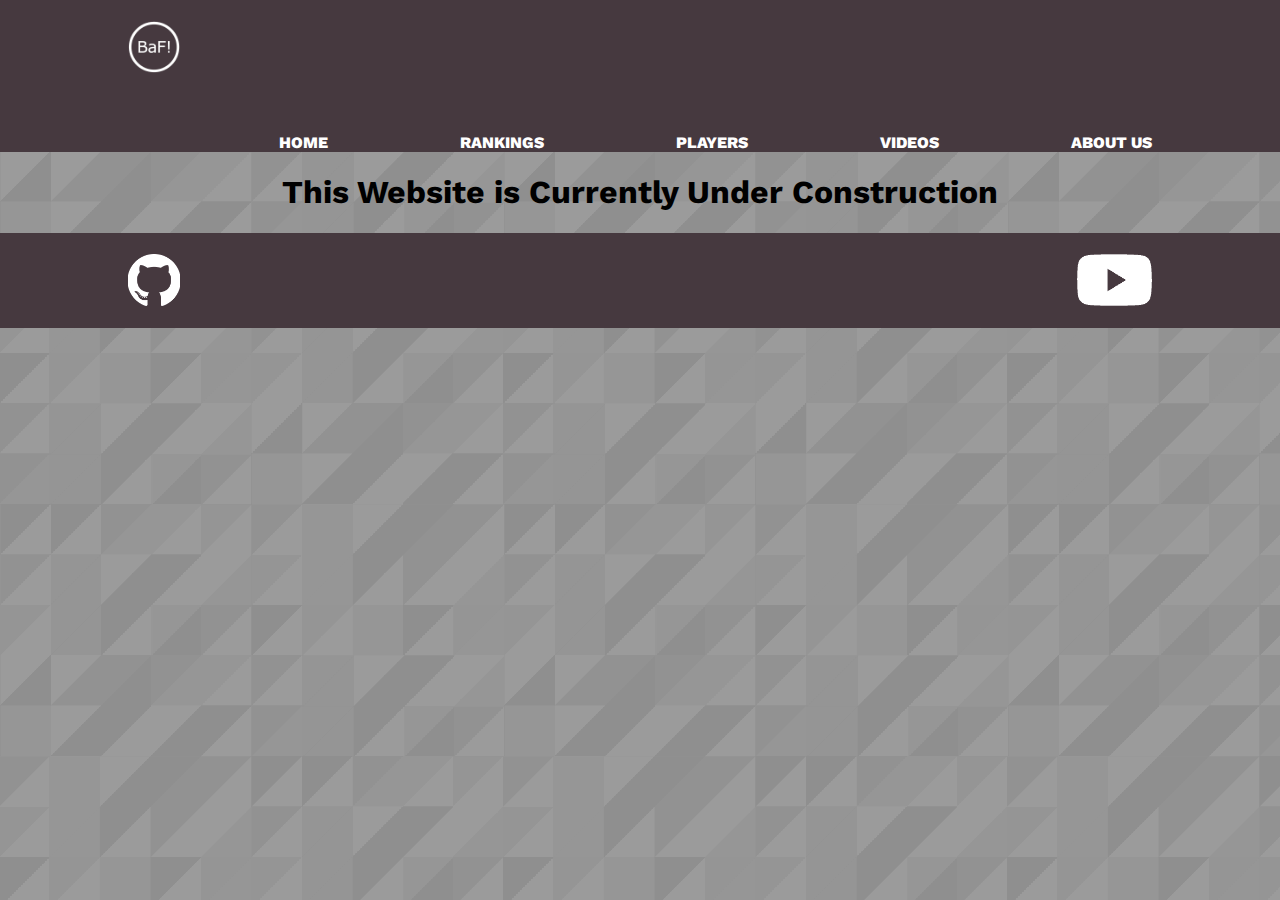
<file: index.html>
<html lang="en">
  <head>
    <meta charset="utf-8" />
    <title>OSU BAf -Home</title>
    <link rel="stylesheet" type="text/css" href="webstyle.css">
  </head>
  <body>
    <header>
    <div class="container">
      <h1 class="logo"><a href="index.html"><img src="osubaf_b_w.png" height="52" width="52"></a></h1>

      <nav>
        <ul>
          <li><a href="index.html">Home</a></li>
          <li><a href="rankings.html">Rankings</a></li>
          <!--<li><a href="two.html">Competitions</a></li>-->
          <li><a href="players.html">Players</a></li>
          <li><a href="videos.html">Videos</a></li>
          <li><a href="about.html">About Us</a></li>
        </ul>
      </nav>
      </div>
      </header>
  
    <div class = "home_home">
    <h1  class = top>This Website is Currently Under Construction</h1>

    <!-- 
    <iframe src="https://www.youtube.com/embed/JeV04AObd2U " frameborder="0" allowfullscreen class = "video">
    </iframe>
    </div>
   <div class = "home_rank">
    <h1  class = top>RANKINGS</h1>
    <p>
        The current ranks of all members of the BaF! community are documented  and videos of progression can be seen
    </p>
  <div>
    <iframe src="https://www.youtube.com/embed/Ia9FDw8F754 " frameborder="0" allowfullscreen class = "video">
    </iframe>
    </div>
    <p>
      View current rankings:
  </p>
    <a href="players.html"><button class="button button3">Rankings</button> </a>
  </div>
  <div class = "home_players">
    <h1  class = top>PLAYERS</h1>
    <p>
        Information on the players who are competing can be found here.
    </p>
    <div>
    <iframe src="https://www.youtube.com/embed/vmPRNMw8m-8 " frameborder="0" allowfullscreen class = "video">
    </iframe>
  </div>
  <p>
    View Players:
</p>
  <a href="rankings.html"><button class="button button2">Players</button></a>
  </div>
-->

  <footer>
    <div class="container">
      <!--<h1 class="logo"><a href="home.html"><img src="osubaf_b_w.png" height="52" width="52"></a></h1>-->
      <h1 class="logo"><a href="https://github.com/GhostRadarZ"><img src="github.png" height="52" width="52"></a></h1>
      <h1 class="youtube"><a href="https://www.youtube.com/channel/UCjxMSumx0ano2FB1k4MtP0A"><img src="youtube.png" height="52" width="74.7"></a></h1>
      </div>
  </footer>
  </body>
</html>
</file>
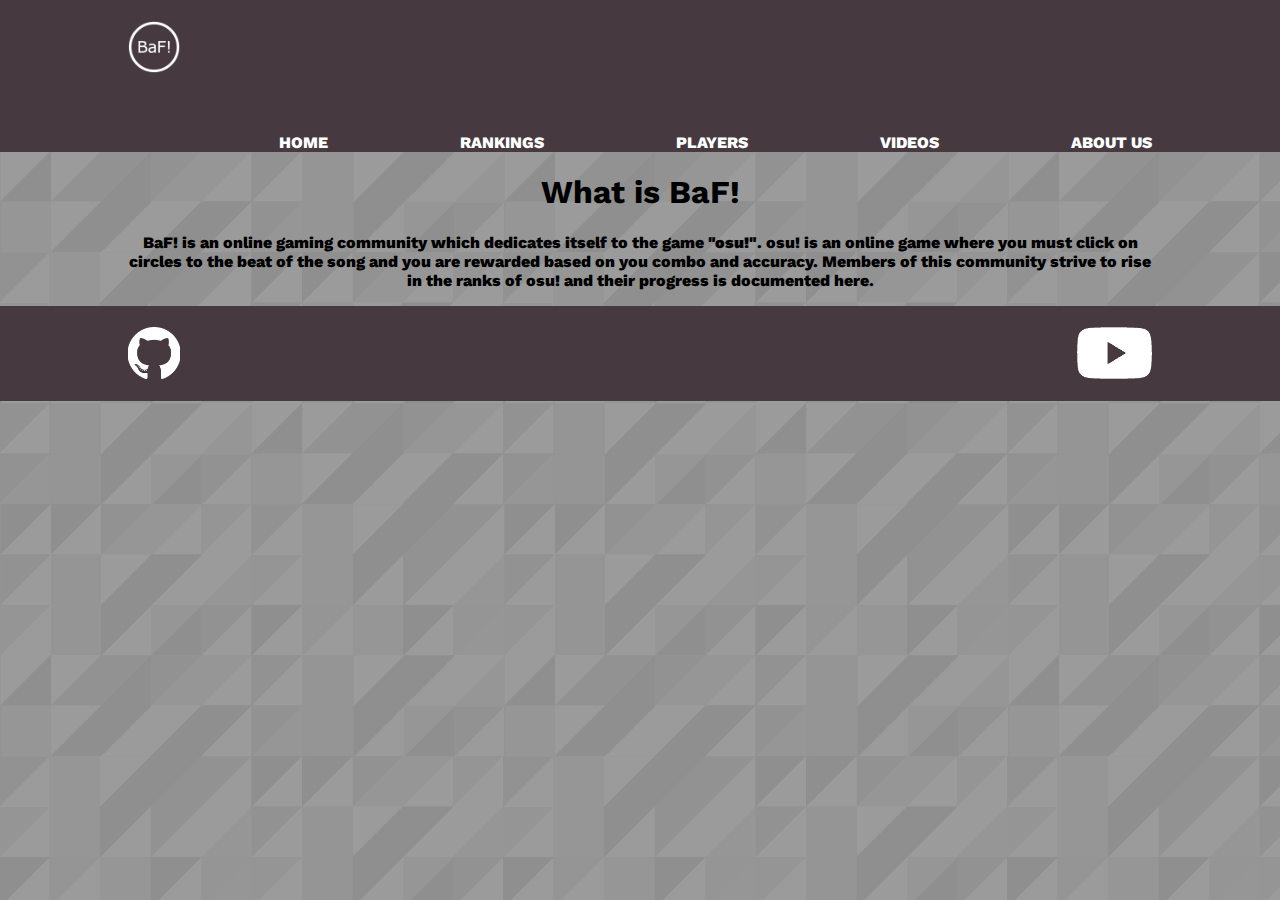
<file: about.html>
<html lang="en">
  <head>
    <meta charset="utf-8" />
    <title>OSU BAf -Home</title>
    <link rel="stylesheet" type="text/css" href="webstyle.css">
  </head>
  <body>
    <header>
    <div class="container">
      <h1 class="logo"><a href="index.html"><img src="osubaf_b_w.png" height="52" width="52"></a></h1>

      <nav>
        <ul>
          <li><a href="index.html">Home</a></li>
          <li><a href="rankings.html">Rankings</a></li>
          <!--<li><a href="two.html">Competitions</a></li>-->
          <li><a href="players.html">Players</a></li>
          <li><a href="videos.html">Videos</a></li>
          <li><a href="about.html">About Us</a></li>
        </ul>
      </nav>
      </div>
      </header>
  
    <div class = "home_home">
    <h1  class = top>What is BaF!</h1>
    <p>
        BaF! is an online gaming community which dedicates itself to the game <strong>"osu!"</strong>. osu! is an online 
        game where you must click on circles to the beat of the song and you are rewarded based on you combo and accuracy. Members of this community strive to rise 
        in the ranks of osu! and their progress is documented here.
    </p>

     <!--
    </div>
   <div class = "home_rank">
    <h1  class = top>RANKINGS</h1>
    <p>
        The current ranks of all members of the BaF! community are documented  and videos of progression can be seen
    </p>
  <div>
    <iframe src="https://www.youtube.com/embed/Ia9FDw8F754 " frameborder="0" allowfullscreen class = "video">
    </iframe>
    </div>
    <p>
      View current rankings:
  </p>
    <a href="players.html"><button class="button button3">Rankings</button> </a>
  </div>
  <div class = "home_players">
    <h1  class = top>PLAYERS</h1>
    <p>
        Information on the players who are competing can be found here.
    </p>
    <div>
    <iframe src="https://www.youtube.com/embed/vmPRNMw8m-8 " frameborder="0" allowfullscreen class = "video">
    </iframe>
  </div>
  <p>
    View Players:
</p>
  <a href="rankings.html"><button class="button button2">Players</button></a>
  </div>

  -->
  <footer>
    <div class="container">
      <!--<h1 class="logo"><a href="home.html"><img src="osubaf_b_w.png" height="52" width="52"></a></h1>-->
      <h1 class="logo"><a href="https://github.com/GhostRadarZ"><img src="github.png" height="52" width="52"></a></h1>
      <h1 class="youtube"><a href="https://www.youtube.com/channel/UCjxMSumx0ano2FB1k4MtP0A"><img src="youtube.png" height="52" width="74.7"></a></h1>
      </div>
  </footer>
  </body>
</html>
</file>
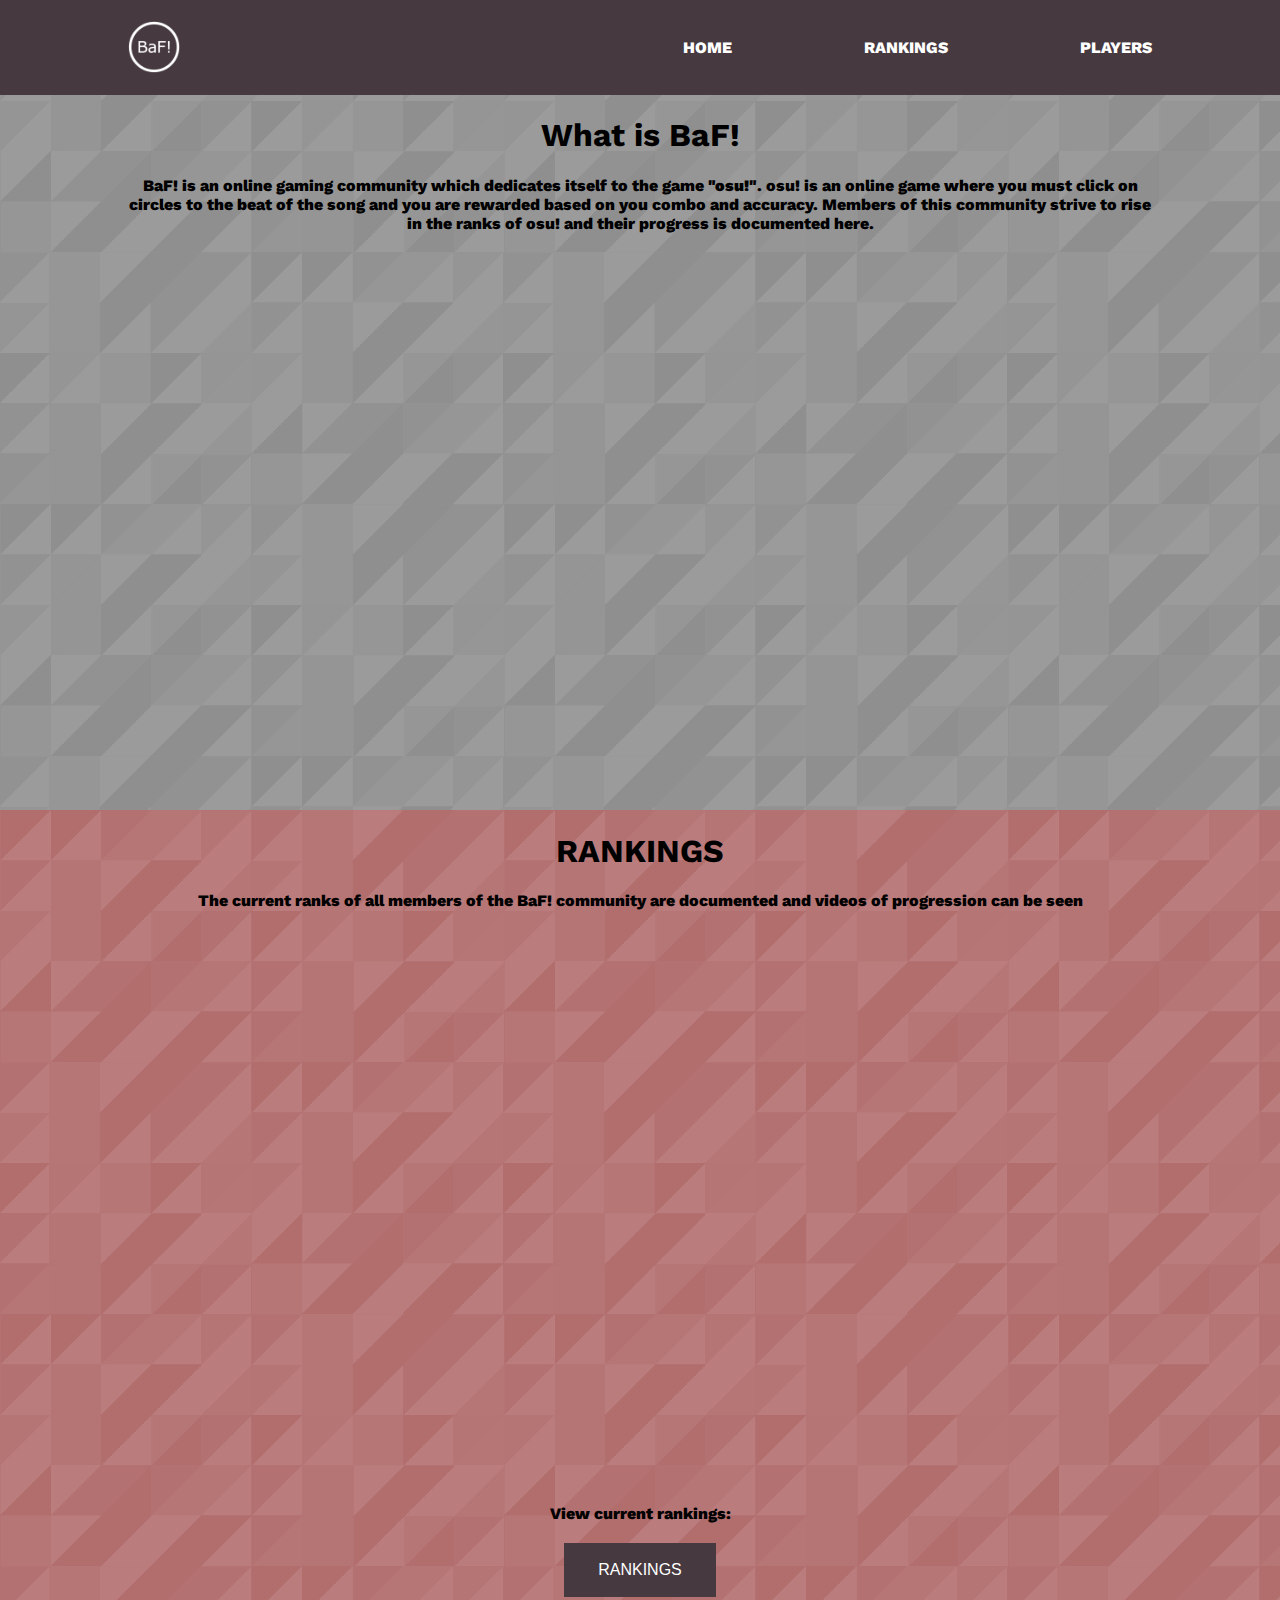
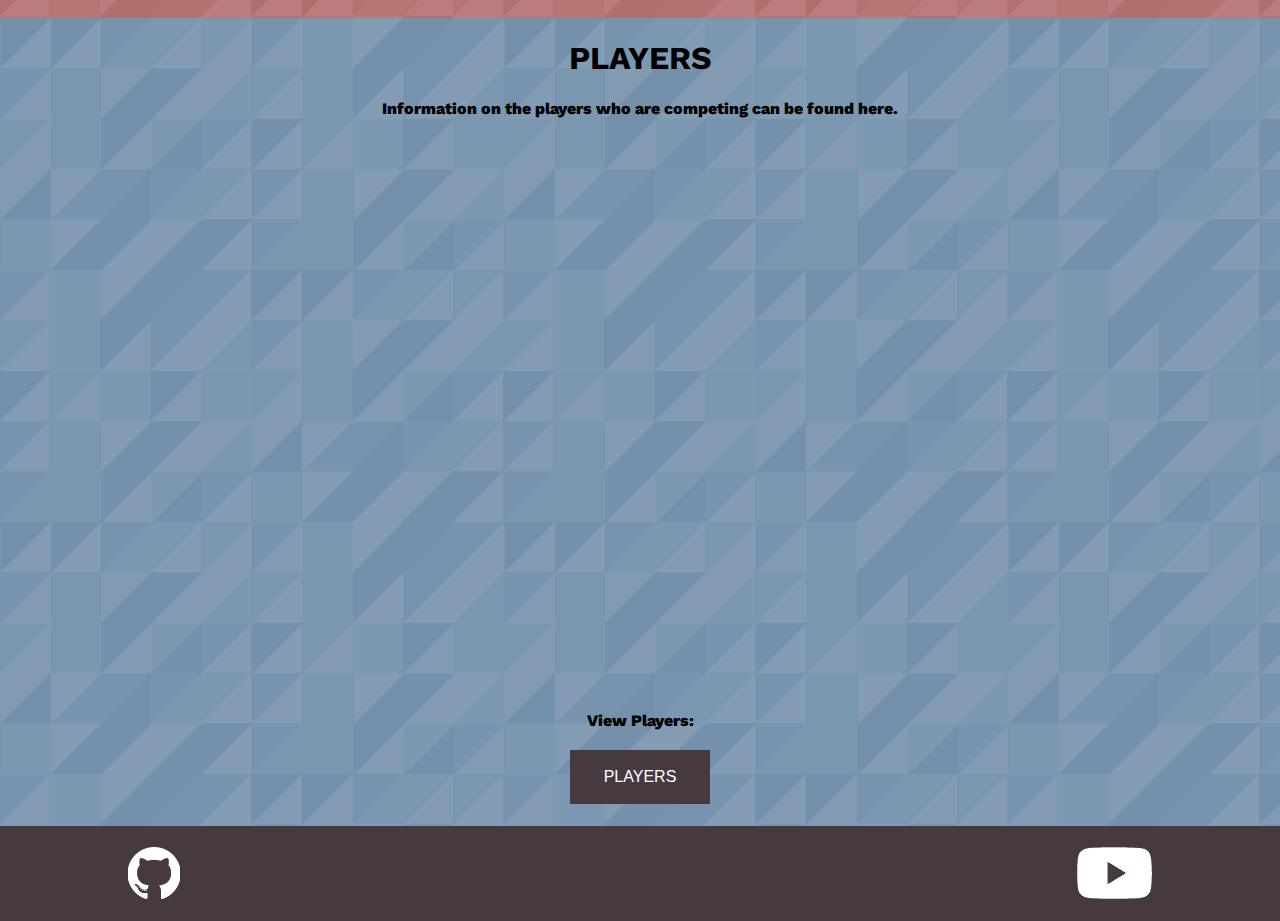
<file: home.html>
<html lang="en">
  <head>
    <meta charset="utf-8" />
    <title>OSU BAf -Home</title>
    <link rel="stylesheet" type="text/css" href="webstyle.css">
  </head>
  <body>
    <header>
    <div class="container">
      <h1 class="logo"><a href="home.html"><img src="osubaf_b_w.png" height="52" width="52"></a></h1>

      <nav>
        <ul>
          <li><a href="home.html">Home</a></li>
          <li><a href="one.html">Rankings</a></li>
          <!--<li><a href="two.html">Competitions</a></li>-->
          <li><a href="two.html">Players</a></li>
        </ul>
      </nav>
      </div>
      </header>
  
    <div class = "home_home">
    <h1  class = top>What is BaF!</h1>
    <p>
        BaF! is an online gaming community which dedicates itself to the game <strong>"osu!"</strong>. osu! is an online 
        game where you must click on circles to the beat of the song and you are rewarded based on you combo and accuracy. Members of this community strive to rise 
        in the ranks of osu! and their progress is documented here.
    </p>
    <iframe src="https://www.youtube.com/embed/JeV04AObd2U " frameborder="0" allowfullscreen class = "video">
    </iframe>
    </div>
   <div class = "home_rank">
    <h1  class = top>RANKINGS</h1>
    <p>
        The current ranks of all members of the BaF! community are documented  and videos of progression can be seen
    </p>
  <div>
    <iframe src="https://www.youtube.com/embed/Ia9FDw8F754 " frameborder="0" allowfullscreen class = "video">
    </iframe>
    </div>
    <p>
      View current rankings:
  </p>
    <a href="one.html"><button class="button button3">Rankings</button> </a>
  </div>
  <div class = "home_players">
    <h1  class = top>PLAYERS</h1>
    <p>
        Information on the players who are competing can be found here.
    </p>
    <div>
    <iframe src="https://www.youtube.com/embed/vmPRNMw8m-8 " frameborder="0" allowfullscreen class = "video">
    </iframe>
  </div>
  <p>
    View Players:
</p>
  <a href="two.html"><button class="button button2">Players</button></a>
  </div>
  <footer>
    <div class="container">
      <!--<h1 class="logo"><a href="home.html"><img src="osubaf_b_w.png" height="52" width="52"></a></h1>-->
      <h1 class="logo"><a href="https://github.com/GhostRadarZ"><img src="github.png" height="52" width="52"></a></h1>
      <h1 class="youtube"><a href="https://www.youtube.com/channel/UCjxMSumx0ano2FB1k4MtP0A"><img src="youtube.png" height="52" width="74.7"></a></h1>
      </div>
  </footer>
  </body>
</html>
</file>
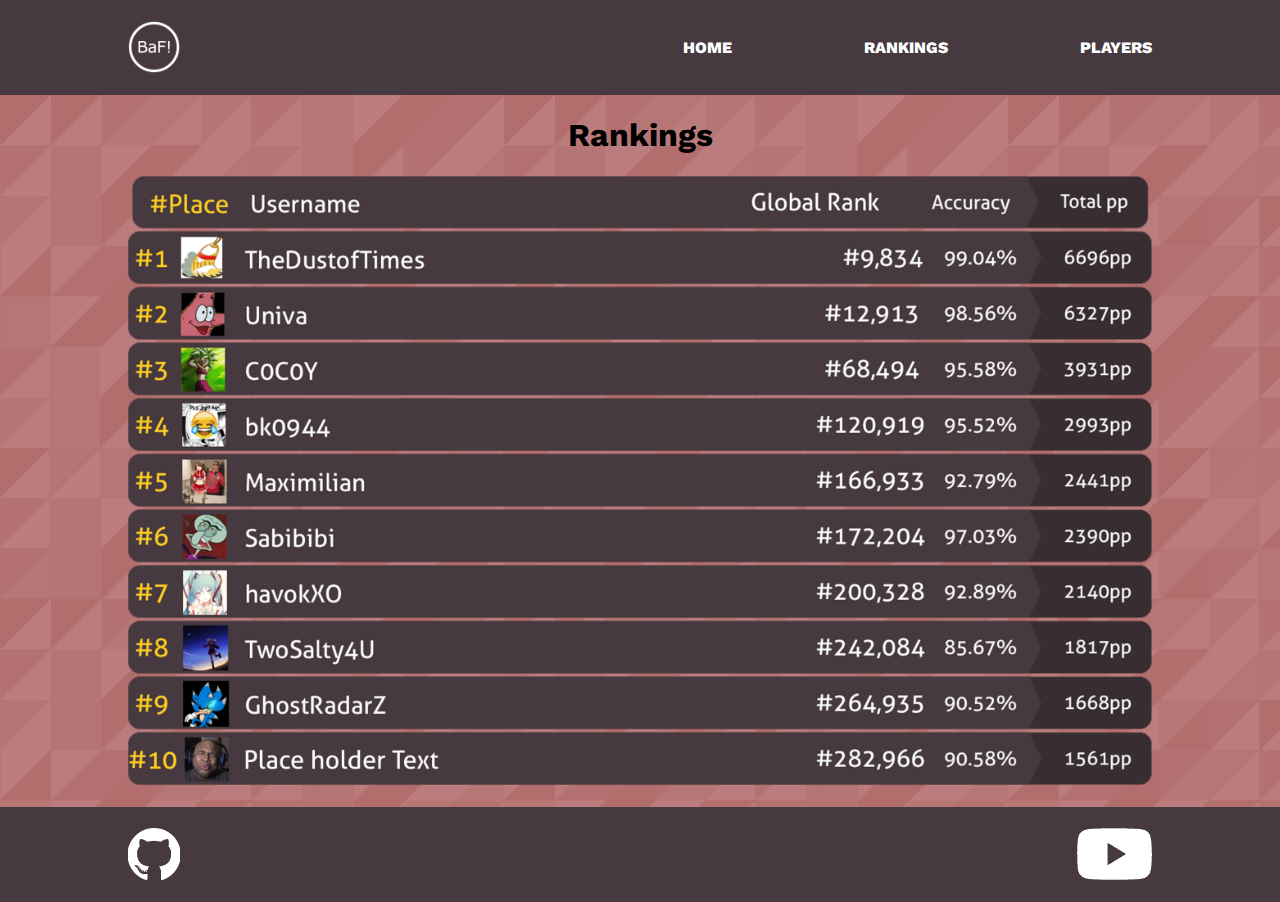
<file: one.html>
<html lang="en">
  <head>
    <meta charset="utf-8" />
    <title>OSU BAf -Home</title>
    <link rel="stylesheet" type="text/css" href="webstyle.css">
  </head>
  <body>
    <header>
    <div class="container">
      <h1 class="logo"><a href="home.html"><img src="osubaf_b_w.png" height="52" width="52"></a></h1>

      <nav>
        <ul>
          <li><a href="home.html">Home</a></li>
          <li><a href="one.html">Rankings</a></li>
          <!--<li><a href="two.html">Competitions</a></li>-->
          <li><a href="two.html">Players</a></li>
        </ul>
      </nav>
      </div>
      </header>
  
   <div class = "home_rank">
    <h1  class = top>Rankings</h1>
    <div>
      <div>
        <img src="osu_rank_leaderboard_s.png" class="rank_leaderboard">
      </div>

      <div class="flourish-embed flourish-bar-chart-race" data-src="visualisation/1140384" data-url="https://public.flourish.studio/visualisation/1140384/embed"><script src="https://public.flourish.studio/resources/embed.js"></script></div>
  
  </div>
    </div>
  
    <footer>
      <div class="container">
        <!--<h1 class="logo"><a href="home.html"><img src="osubaf_b_w.png" height="52" width="52"></a></h1>-->
        <h1 class="logo"><a href="https://github.com/GhostRadarZ"><img src="github.png" height="52" width="52"></a></h1>
        <h1 class="youtube"><a href="https://www.youtube.com/channel/UCjxMSumx0ano2FB1k4MtP0A"><img src="youtube.png" height="52" width="74.7"></a></h1>
        </div>
    </footer>
  </body>
</html>
</file>
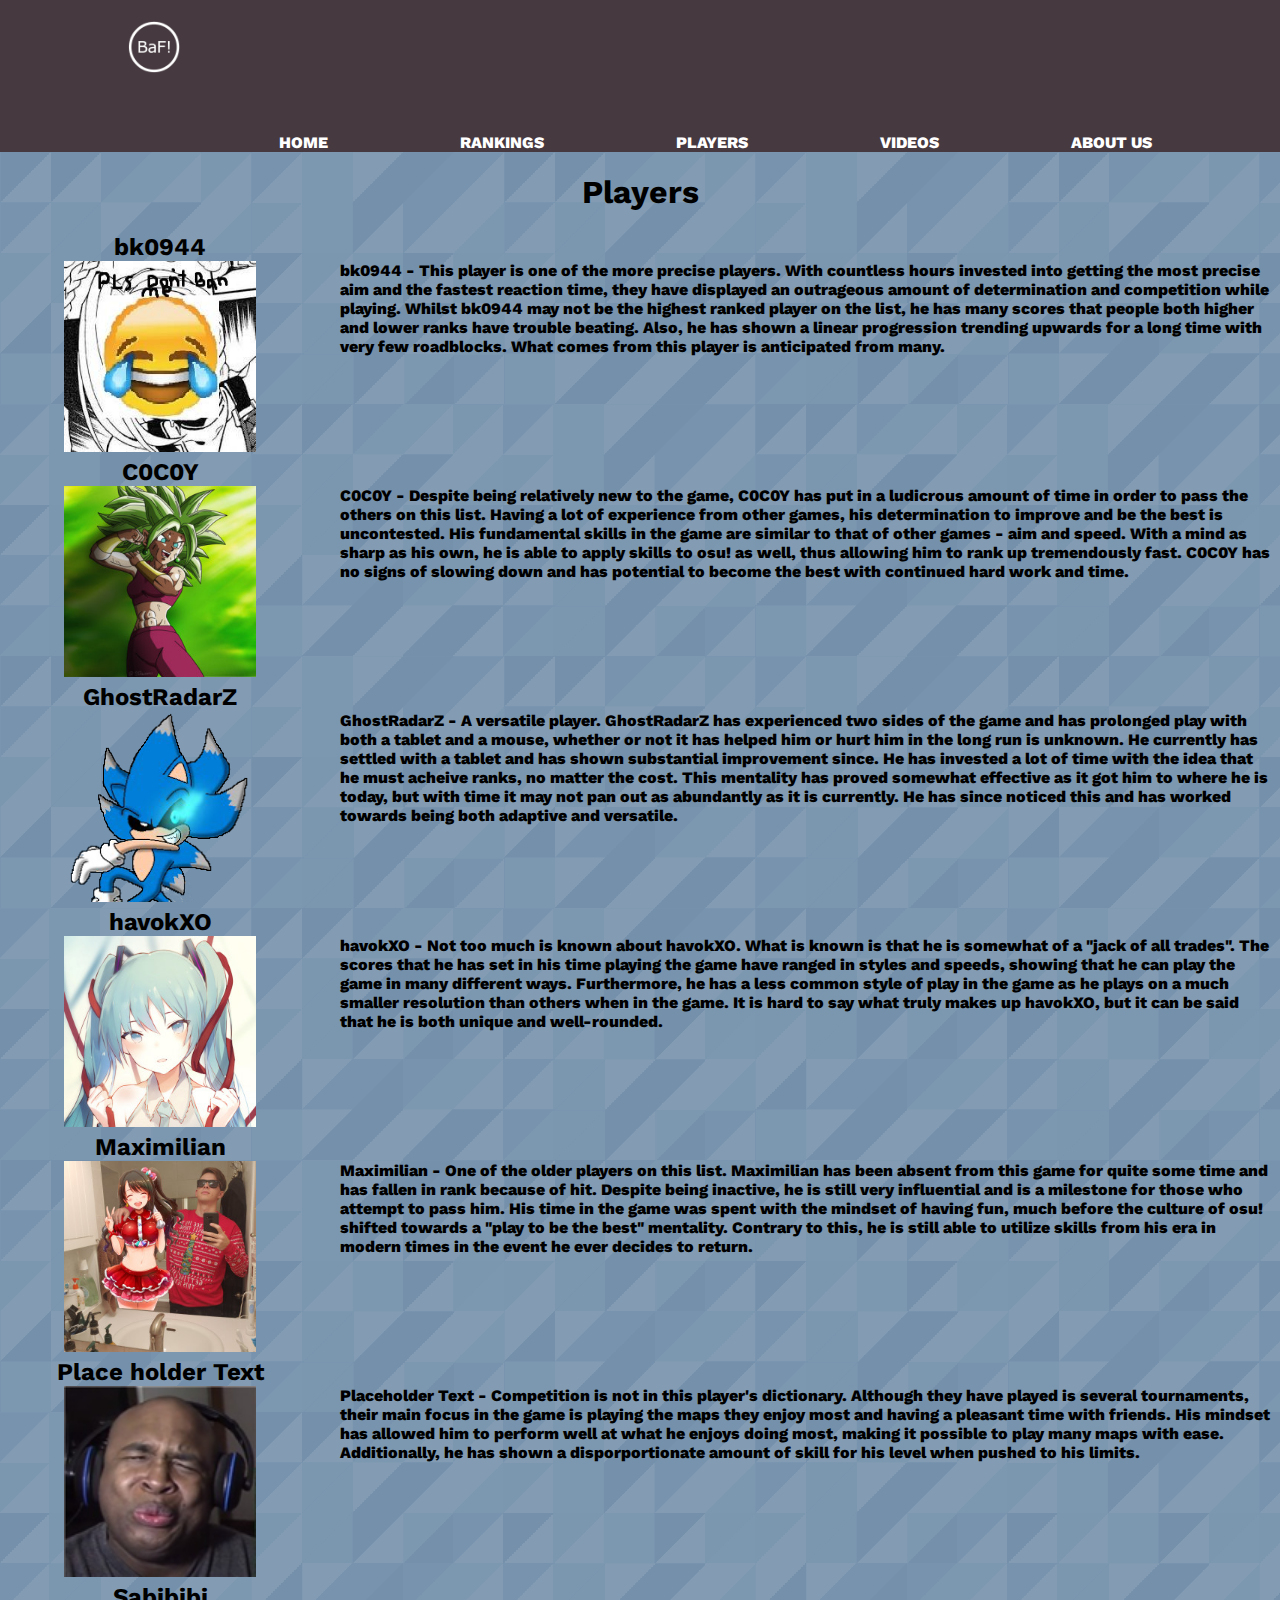
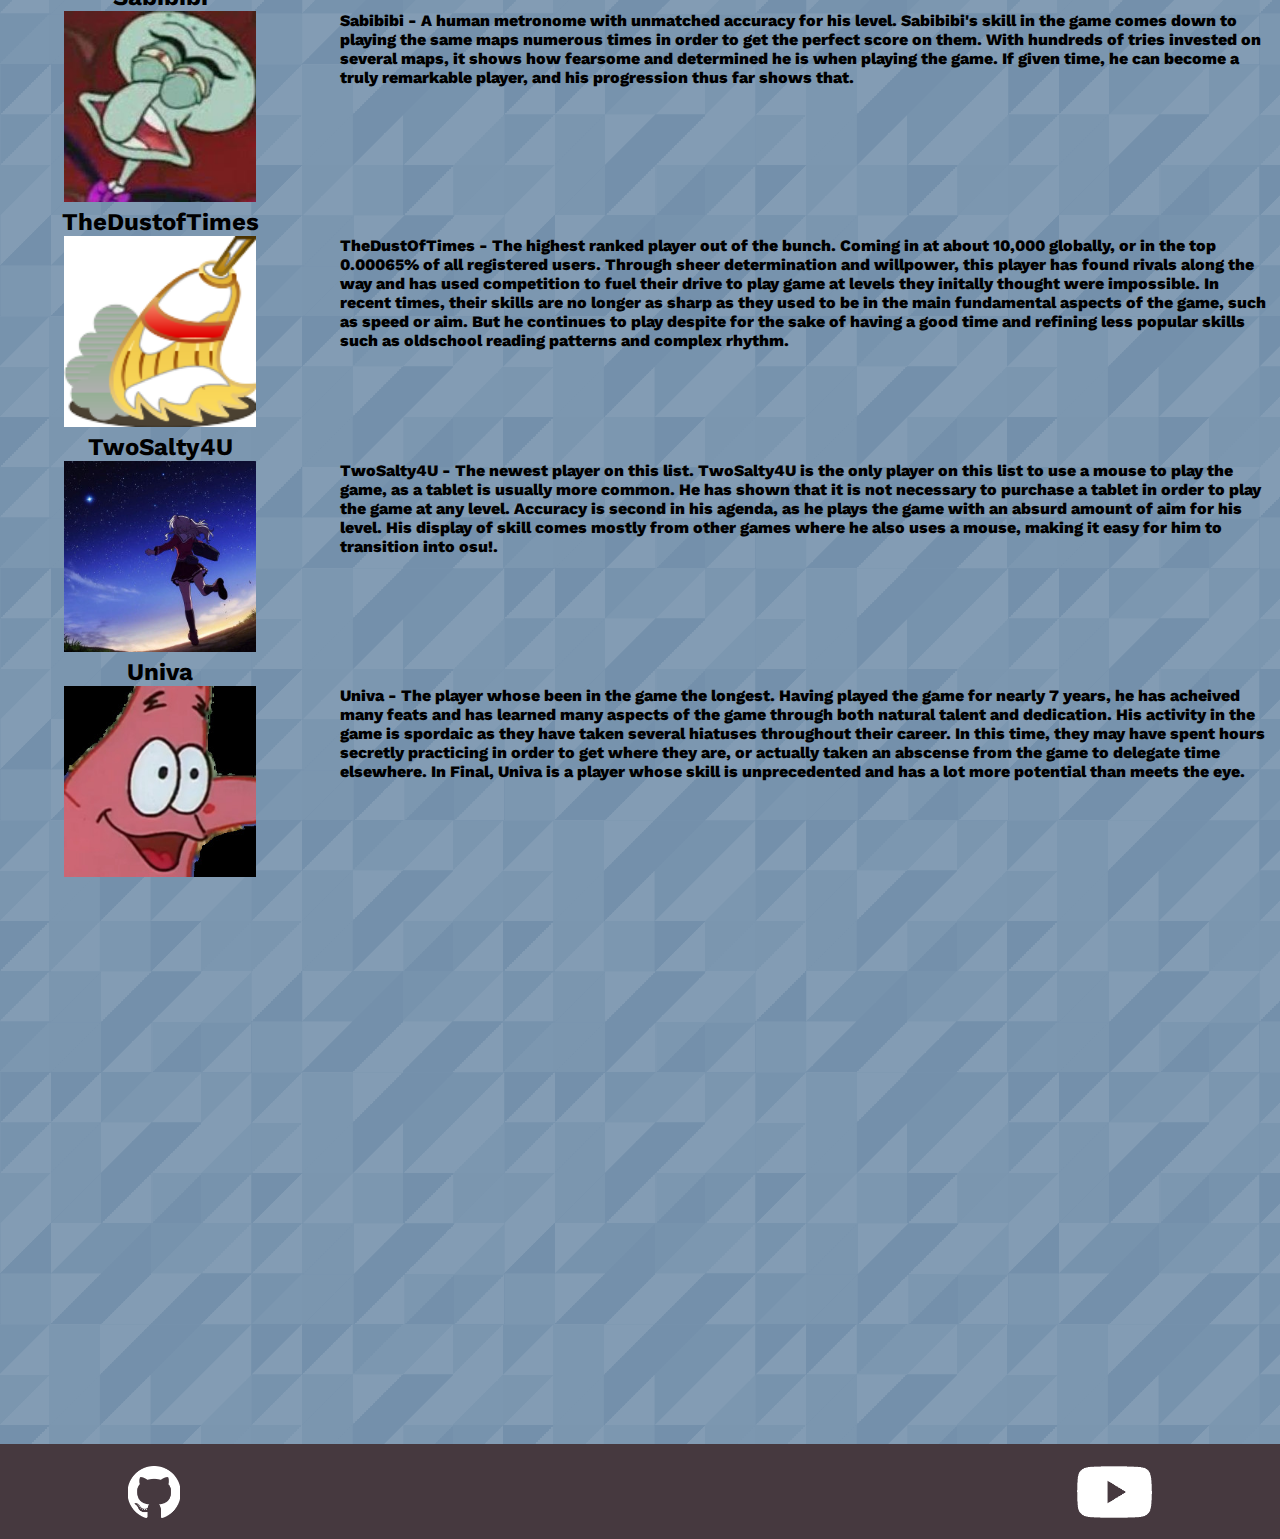
<file: players.html>
<html lang="en">
  <head>
    <meta charset="utf-8" />
    <title>OSU BAf -Home</title>
    <link rel="stylesheet" type="text/css" href="webstyle.css">
  </head>
  <body>
    <header>
    <div class="container">
      <h1 class="logo"><a href="index.html"><img src="osubaf_b_w.png" height="52" width="52"></a></h1>

      <nav>
        <ul>
          <li><a href="index.html">Home</a></li>
          <li><a href="rankings.html">Rankings</a></li>
          <!--<li><a href="two.html">Competitions</a></li>-->
          <li><a href="players.html">Players</a></li>
          <li><a href="videos.html">Videos</a></li>
          <li><a href="about.html">About Us</a></li>
        </ul>
      </nav>
      </div>
      </header>
  
  <div class = "home_players">
    <h1  class = top>Players</h1>

    <div class = "section">
      <div class = "pfpic">
        <div >
          <h2 class = "username">bk0944</h2>
        </div>
        <img src="bk0944.jfif" class = "pfimage">
      </div>
      <div class = "bio">
        <p class = "bio_text">
          bk0944 - This player is one of the more precise players. With countless hours invested into getting the most precise aim and the fastest reaction time, they have displayed an outrageous amount of determination and competition while playing. Whilst bk0944 may not be the highest ranked player on the list, he has many scores that people both higher and lower ranks have trouble beating. Also, he has shown a linear progression trending upwards for a long time with very few roadblocks. What comes from this player is anticipated from many.      </p>
      </div>
    </div>



    <div class = "section">
      <div class = "pfpic">
        <div >
          <h2 class = "username">C0C0Y</h2>
        </div>
        <img src="C0c0y.jfif" class = "pfimage">
      </div>
      <div class = "bio">
        <p class = "bio_text">

          C0C0Y - Despite being relatively new to the game, C0C0Y has put in a ludicrous amount of time in order to pass the others on this list. Having a lot of experience from other games, his determination to improve and be the best is uncontested. His fundamental skills in the game are similar to that of other games - aim and speed. With a mind as sharp as his own, he is able to apply skills to osu! as well, thus allowing him to rank up tremendously fast. C0C0Y has no signs of slowing down and has potential to become the best with continued hard work and time.
        </p>
      </div>
    </div>

    <div class = "section">
      <div class = "pfpic">
        <div >
          <h2 class = "username">GhostRadarZ</h2>
        </div>
        <img src="GhostRadarZ.png" class = "pfimage">
      </div>
      <div class = "bio">
        <p class = "bio_text">
          GhostRadarZ - A versatile player. GhostRadarZ has experienced two sides of the game and has prolonged play with both a tablet and a mouse, whether or not it has helped him or hurt him in the long run is unknown. He currently has settled with a tablet and has shown substantial improvement since. He has invested a lot of time with the idea that he must acheive ranks, no matter the cost. This mentality has proved somewhat effective as it got him to where he is today, but with time it may not pan out as abundantly as it is currently. He has since noticed this and has worked towards being both adaptive and versatile.
        </p>
      </div>
    </div>

    <div class = "section">
      <div class = "pfpic">
        <div >
          <h2 class = "username">havokXO</h2>
        </div>
        <img src="havokXO.jfif" class = "pfimage">
      </div>
      <div class = "bio">
        <p class = "bio_text">
          havokXO - Not too much is known about havokXO. What is known is that he is somewhat of a "jack of all trades". The scores that he has set in his time playing the game have ranged in styles and speeds, showing that he can play the game in many different ways. Furthermore, he has a less common style of play in the game as he plays on a much smaller resolution than others when in the game. It is hard to say what truly makes up havokXO, but it can be said that he is both unique and well-rounded.
        </p>
      </div>
    </div>

    <div class = "section">
      <div class = "pfpic">
        <div >
          <h2 class = "username">Maximilian</h2>
        </div>
        <img src="Maxamillion.jfif" class = "pfimage">
      </div>
      <div class = "bio">
        <p class = "bio_text">
          Maximilian - One of the older players on this list. Maximilian has been absent from this game for quite some time and has fallen in rank because of hit. Despite being inactive, he is still very influential and is a milestone for those who attempt to pass him. His time in the game was spent with the mindset of having fun, much before the culture of osu! shifted towards a "play to be the best" mentality. Contrary to this, he is still able to utilize skills from his era in modern times in the event he ever decides to return.
        </p>
      </div>
    </div>

    <div class = "section">
      <div class = "pfpic">
        <div >
          <h2 class = "username">Place holder Text</h2>
        </div>
        <img src="Place_Holder_Text.png" class = "pfimage">
      </div>
      <div class = "bio">
        <p class = "bio_text">
          Placeholder Text - Competition is not in this player's dictionary. Although they have played is several tournaments, their main focus in the game is playing the maps they enjoy most and having a pleasant time with friends. His mindset has allowed him to perform well at what he enjoys doing most, making it possible to play many maps with ease. Additionally, he has shown a disporportionate amount of skill for his level when pushed to his limits.
        </p>
      </div>
    </div>


    <div class = "section">
      <div class = "pfpic">
        <div >
          <h2 class = "username">Sabibibi</h2>
        </div>
        <img src="Sabibibi.jfif" class = "pfimage">
      </div>
      <div class = "bio">
        <p class = "bio_text">
          Sabibibi - A human metronome with unmatched accuracy for his level. Sabibibi's skill in the game comes down to playing the same maps numerous times in order to get the perfect score on them. With hundreds of tries invested on several maps, it shows how fearsome and determined he is when playing the game. If given time, he can become a truly remarkable player, and his progression thus far shows that.
        </p>
      </div>
    </div>


    <div class = "section">
      <div class = "pfpic">
        <div >
          <h2 class = "username">TheDustofTimes</h2>
        </div>
        <img src="Dust_of_Times.png" class = "pfimage">
      </div>
      <div class = "bio">
        <p class = "bio_text">
          TheDustOfTimes - The highest ranked player out of the bunch. Coming in at about 10,000 globally, or in the top 0.00065% of all registered users. Through sheer determination and willpower, this player has found rivals along the way and has used competition to fuel their drive to play game at levels they initally thought were impossible. In recent times, their skills are no longer as sharp as they used to be in the main fundamental aspects of the game, such as speed or aim. But he continues to play despite for the sake of having a good time and refining less popular skills such as oldschool reading patterns and complex rhythm.
        </p>
      </div>
    </div>
  
    <div class = "section">
      <div class = "pfpic">
        <div >
          <h2 class = "username">TwoSalty4U</h2>
        </div>
        <img src="TwoSalty4U.jfif" class = "pfimage">
      </div>
      <div class = "bio">
        <p class = "bio_text">
          TwoSalty4U - The newest player on this list. TwoSalty4U is the only player on this list to use a mouse to play the game, as a tablet is usually more common. He has shown that it is not necessary to purchase a tablet in order to play the game at any level. Accuracy is second in his agenda, as he plays the game with an absurd amount of aim for his level. His display of skill comes mostly from other games where he also uses a mouse, making it easy for him to transition into osu!.
        </p>
      </div>
    </div>

    <div class = "section">
      <div class = "pfpic">
        <div >
          <h2 class = "username">Univa</h2>
        </div>
        <img src="Univa.jfif" class = "pfimage">
      </div>
      <div class = "bio">
        <p class = "bio_text">
          Univa - The player whose been in the game the longest. Having played the game for nearly 7 years, he has acheived many feats and has learned many aspects of the game through both natural talent and dedication. His activity in the game is spordaic as they have taken several hiatuses throughout their career. In this time, they may have spent hours secretly practicing in order to get where they are, or actually taken an abscense from the game to delegate time elsewhere. In Final, Univa is a player whose skill is unprecedented and has a lot more potential than meets the eye.
        </p>
      </div>
    </div>


    <div>
    <iframe src="https://www.youtube.com/embed/vmPRNMw8m-8 " frameborder="0" allowfullscreen class = "video">
    </iframe>
  </div>
  </div>
  <footer>
    <div class="container">
      <!--<h1 class="logo"><a href="home.html"><img src="osubaf_b_w.png" height="52" width="52"></a></h1>-->
      <h1 class="logo"><a href="https://github.com/GhostRadarZ"><img src="github.png" height="52" width="52"></a></h1>
      <h1 class="youtube"><a href="https://www.youtube.com/channel/UCjxMSumx0ano2FB1k4MtP0A"><img src="youtube.png" height="52" width="74.7"></a></h1>
      </div>
  </footer>
  </body>
</html>
</file>
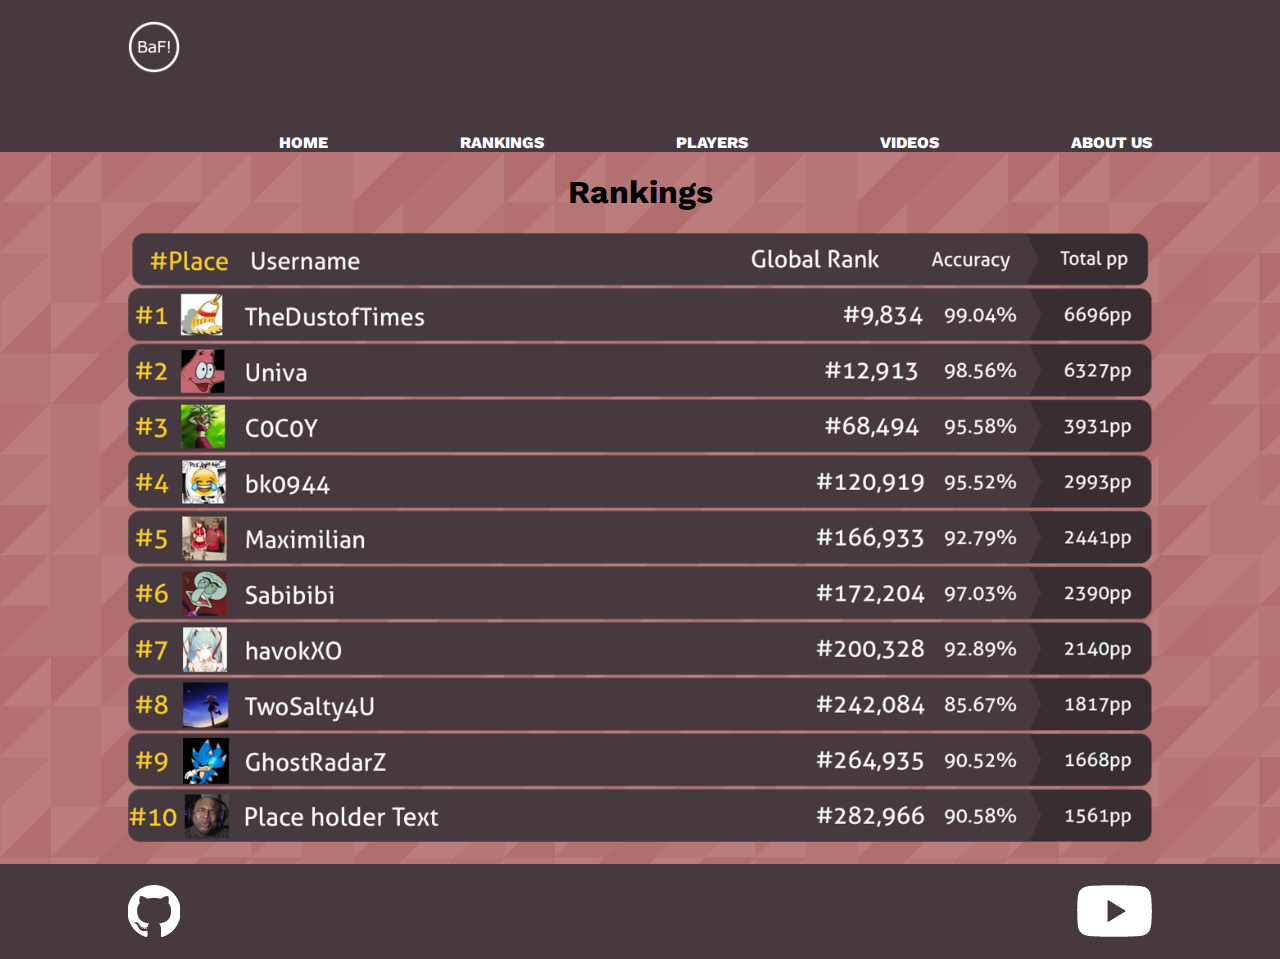
<file: rankings.html>
<html lang="en">
  <head>
    <meta charset="utf-8" />
    <title>OSU BAf -Home</title>
    <link rel="stylesheet" type="text/css" href="webstyle.css">
  </head>
  <body>
    <header>
    <div class="container">
      <h1 class="logo"><a href="index.html"><img src="osubaf_b_w.png" height="52" width="52"></a></h1>

      <nav>
        <ul>
          <li><a href="index.html">Home</a></li>
          <li><a href="rankings.html">Rankings</a></li>
          <!--<li><a href="two.html">Competitions</a></li>-->
          <li><a href="players.html">Players</a></li>
          <li><a href="videos.html">Videos</a></li>
          <li><a href="about.html">About Us</a></li>
        </ul>
      </nav>
      </div>
      </header>
  
   <div class = "home_rank">
    <h1  class = top>Rankings</h1>
    <div>
      <div>
        <img src="osu_rank_leaderboard_s.png" class="rank_leaderboard">
      </div>

      <div class="flourish-embed flourish-bar-chart-race" data-src="visualisation/1140384" data-url="https://public.flourish.studio/visualisation/1140384/embed"><script src="https://public.flourish.studio/resources/embed.js"></script></div>
  
  </div>
    </div>
  
    <footer>
      <div class="container">
        <!--<h1 class="logo"><a href="home.html"><img src="osubaf_b_w.png" height="52" width="52"></a></h1>-->
        <h1 class="logo"><a href="https://github.com/GhostRadarZ"><img src="github.png" height="52" width="52"></a></h1>
        <h1 class="youtube"><a href="https://www.youtube.com/channel/UCjxMSumx0ano2FB1k4MtP0A"><img src="youtube.png" height="52" width="74.7"></a></h1>
        </div>
    </footer>
  </body>
</html>
</file>
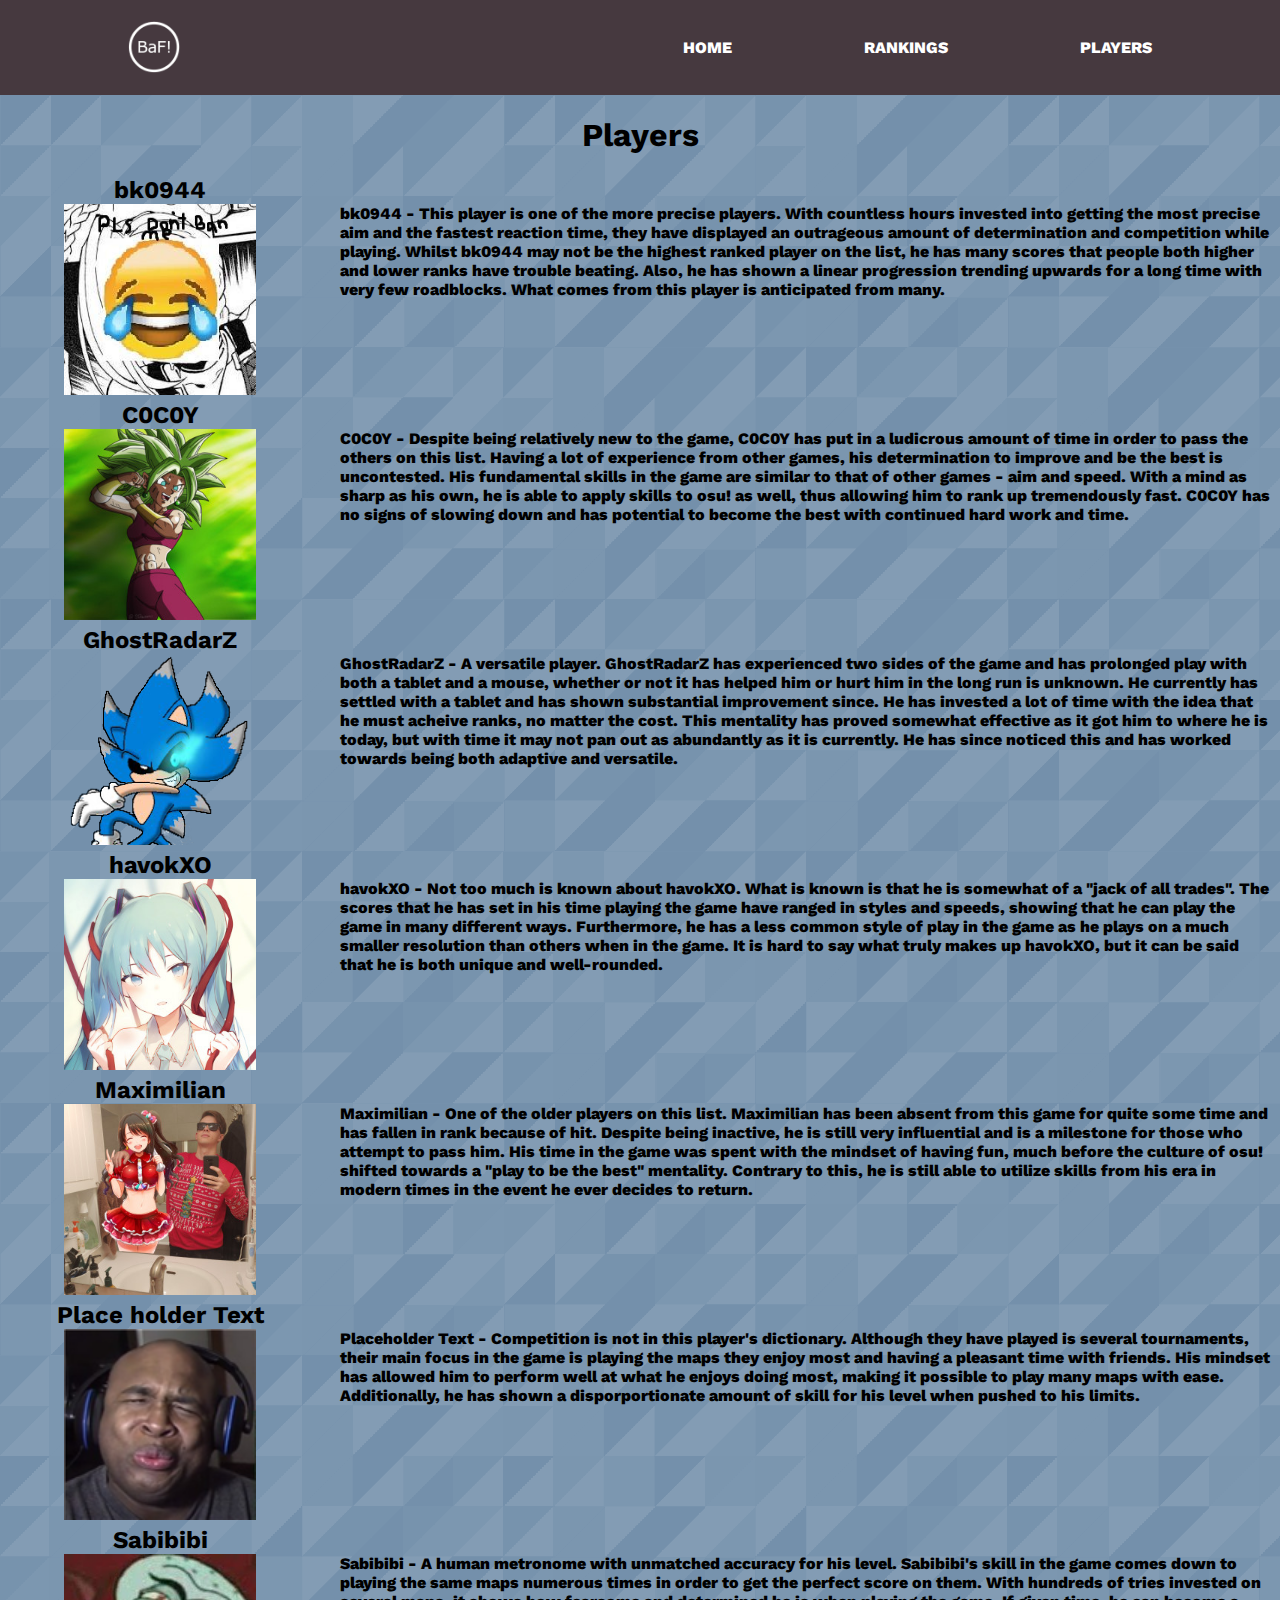
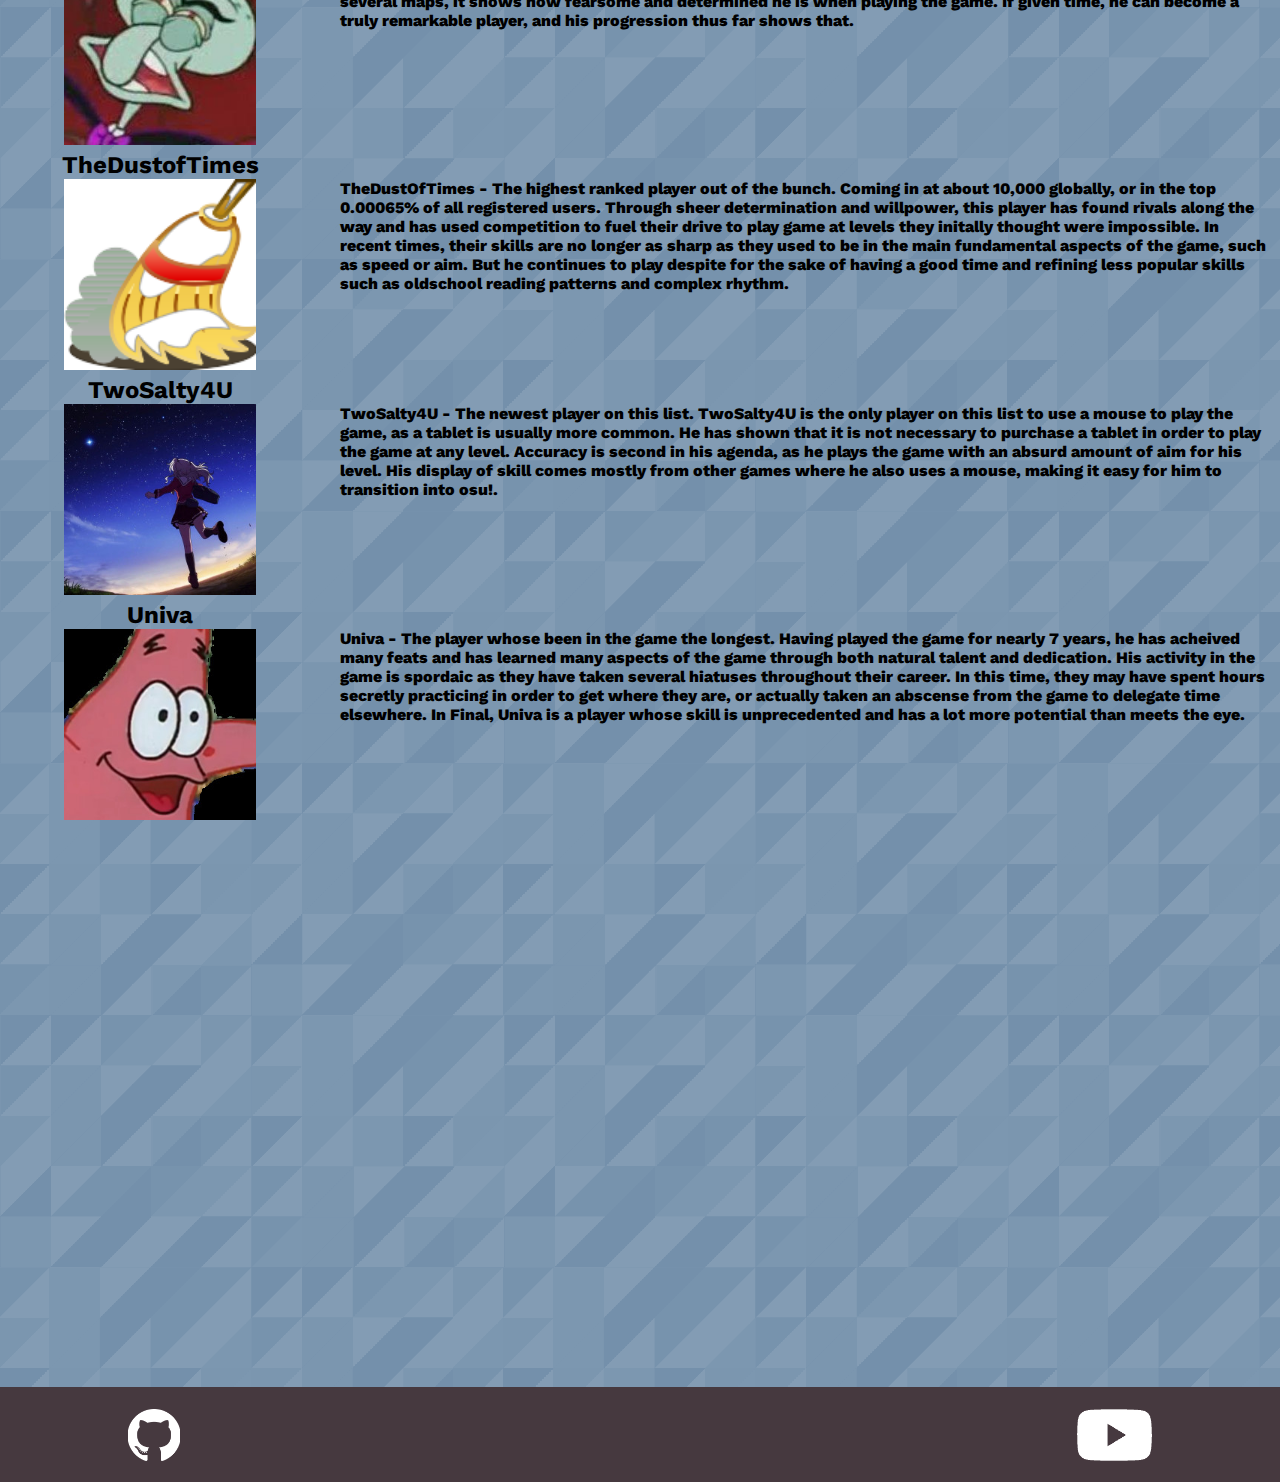
<file: two.html>
<html lang="en">
  <head>
    <meta charset="utf-8" />
    <title>OSU BAf -Home</title>
    <link rel="stylesheet" type="text/css" href="webstyle.css">
  </head>
  <body>
    <header>
    <div class="container">
      <h1 class="logo"><a href="home.html"><img src="osubaf_b_w.png" height="52" width="52"></a></h1>

      <nav>
        <ul>
          <li><a href="home.html">Home</a></li>
          <li><a href="one.html">Rankings</a></li>
          <!--<li><a href="two.html">Competitions</a></li>-->
          <li><a href="two.html">Players</a></li>
        </ul>
      </nav>
      </div>
      </header>
  
  <div class = "home_players">
    <h1  class = top>Players</h1>

    <div class = "section">
      <div class = "pfpic">
        <div >
          <h2 class = "username">bk0944</h2>
        </div>
        <img src="bk0944.jfif" class = "pfimage">
      </div>
      <div class = "bio">
        <p class = "bio_text">
          bk0944 - This player is one of the more precise players. With countless hours invested into getting the most precise aim and the fastest reaction time, they have displayed an outrageous amount of determination and competition while playing. Whilst bk0944 may not be the highest ranked player on the list, he has many scores that people both higher and lower ranks have trouble beating. Also, he has shown a linear progression trending upwards for a long time with very few roadblocks. What comes from this player is anticipated from many.      </p>
      </div>
    </div>



    <div class = "section">
      <div class = "pfpic">
        <div >
          <h2 class = "username">C0C0Y</h2>
        </div>
        <img src="C0c0y.jfif" class = "pfimage">
      </div>
      <div class = "bio">
        <p class = "bio_text">

          C0C0Y - Despite being relatively new to the game, C0C0Y has put in a ludicrous amount of time in order to pass the others on this list. Having a lot of experience from other games, his determination to improve and be the best is uncontested. His fundamental skills in the game are similar to that of other games - aim and speed. With a mind as sharp as his own, he is able to apply skills to osu! as well, thus allowing him to rank up tremendously fast. C0C0Y has no signs of slowing down and has potential to become the best with continued hard work and time.
        </p>
      </div>
    </div>

    <div class = "section">
      <div class = "pfpic">
        <div >
          <h2 class = "username">GhostRadarZ</h2>
        </div>
        <img src="GhostRadarZ.png" class = "pfimage">
      </div>
      <div class = "bio">
        <p class = "bio_text">
          GhostRadarZ - A versatile player. GhostRadarZ has experienced two sides of the game and has prolonged play with both a tablet and a mouse, whether or not it has helped him or hurt him in the long run is unknown. He currently has settled with a tablet and has shown substantial improvement since. He has invested a lot of time with the idea that he must acheive ranks, no matter the cost. This mentality has proved somewhat effective as it got him to where he is today, but with time it may not pan out as abundantly as it is currently. He has since noticed this and has worked towards being both adaptive and versatile.
        </p>
      </div>
    </div>

    <div class = "section">
      <div class = "pfpic">
        <div >
          <h2 class = "username">havokXO</h2>
        </div>
        <img src="havokXO.jfif" class = "pfimage">
      </div>
      <div class = "bio">
        <p class = "bio_text">
          havokXO - Not too much is known about havokXO. What is known is that he is somewhat of a "jack of all trades". The scores that he has set in his time playing the game have ranged in styles and speeds, showing that he can play the game in many different ways. Furthermore, he has a less common style of play in the game as he plays on a much smaller resolution than others when in the game. It is hard to say what truly makes up havokXO, but it can be said that he is both unique and well-rounded.
        </p>
      </div>
    </div>

    <div class = "section">
      <div class = "pfpic">
        <div >
          <h2 class = "username">Maximilian</h2>
        </div>
        <img src="Maxamillion.jfif" class = "pfimage">
      </div>
      <div class = "bio">
        <p class = "bio_text">
          Maximilian - One of the older players on this list. Maximilian has been absent from this game for quite some time and has fallen in rank because of hit. Despite being inactive, he is still very influential and is a milestone for those who attempt to pass him. His time in the game was spent with the mindset of having fun, much before the culture of osu! shifted towards a "play to be the best" mentality. Contrary to this, he is still able to utilize skills from his era in modern times in the event he ever decides to return.
        </p>
      </div>
    </div>

    <div class = "section">
      <div class = "pfpic">
        <div >
          <h2 class = "username">Place holder Text</h2>
        </div>
        <img src="Place_Holder_Text.png" class = "pfimage">
      </div>
      <div class = "bio">
        <p class = "bio_text">
          Placeholder Text - Competition is not in this player's dictionary. Although they have played is several tournaments, their main focus in the game is playing the maps they enjoy most and having a pleasant time with friends. His mindset has allowed him to perform well at what he enjoys doing most, making it possible to play many maps with ease. Additionally, he has shown a disporportionate amount of skill for his level when pushed to his limits.
        </p>
      </div>
    </div>


    <div class = "section">
      <div class = "pfpic">
        <div >
          <h2 class = "username">Sabibibi</h2>
        </div>
        <img src="Sabibibi.jfif" class = "pfimage">
      </div>
      <div class = "bio">
        <p class = "bio_text">
          Sabibibi - A human metronome with unmatched accuracy for his level. Sabibibi's skill in the game comes down to playing the same maps numerous times in order to get the perfect score on them. With hundreds of tries invested on several maps, it shows how fearsome and determined he is when playing the game. If given time, he can become a truly remarkable player, and his progression thus far shows that.
        </p>
      </div>
    </div>


    <div class = "section">
      <div class = "pfpic">
        <div >
          <h2 class = "username">TheDustofTimes</h2>
        </div>
        <img src="Dust_of_Times.png" class = "pfimage">
      </div>
      <div class = "bio">
        <p class = "bio_text">
          TheDustOfTimes - The highest ranked player out of the bunch. Coming in at about 10,000 globally, or in the top 0.00065% of all registered users. Through sheer determination and willpower, this player has found rivals along the way and has used competition to fuel their drive to play game at levels they initally thought were impossible. In recent times, their skills are no longer as sharp as they used to be in the main fundamental aspects of the game, such as speed or aim. But he continues to play despite for the sake of having a good time and refining less popular skills such as oldschool reading patterns and complex rhythm.
        </p>
      </div>
    </div>
  
    <div class = "section">
      <div class = "pfpic">
        <div >
          <h2 class = "username">TwoSalty4U</h2>
        </div>
        <img src="TwoSalty4U.jfif" class = "pfimage">
      </div>
      <div class = "bio">
        <p class = "bio_text">
          TwoSalty4U - The newest player on this list. TwoSalty4U is the only player on this list to use a mouse to play the game, as a tablet is usually more common. He has shown that it is not necessary to purchase a tablet in order to play the game at any level. Accuracy is second in his agenda, as he plays the game with an absurd amount of aim for his level. His display of skill comes mostly from other games where he also uses a mouse, making it easy for him to transition into osu!.
        </p>
      </div>
    </div>

    <div class = "section">
      <div class = "pfpic">
        <div >
          <h2 class = "username">Univa</h2>
        </div>
        <img src="Univa.jfif" class = "pfimage">
      </div>
      <div class = "bio">
        <p class = "bio_text">
          Univa - The player whose been in the game the longest. Having played the game for nearly 7 years, he has acheived many feats and has learned many aspects of the game through both natural talent and dedication. His activity in the game is spordaic as they have taken several hiatuses throughout their career. In this time, they may have spent hours secretly practicing in order to get where they are, or actually taken an abscense from the game to delegate time elsewhere. In Final, Univa is a player whose skill is unprecedented and has a lot more potential than meets the eye.
        </p>
      </div>
    </div>


    <div>
    <iframe src="https://www.youtube.com/embed/vmPRNMw8m-8 " frameborder="0" allowfullscreen class = "video">
    </iframe>
  </div>
  </div>
  <footer>
    <div class="container">
      <!--<h1 class="logo"><a href="home.html"><img src="osubaf_b_w.png" height="52" width="52"></a></h1>-->
      <h1 class="logo"><a href="https://github.com/GhostRadarZ"><img src="github.png" height="52" width="52"></a></h1>
      <h1 class="youtube"><a href="https://www.youtube.com/channel/UCjxMSumx0ano2FB1k4MtP0A"><img src="youtube.png" height="52" width="74.7"></a></h1>
      </div>
  </footer>
  </body>
</html>
</file>
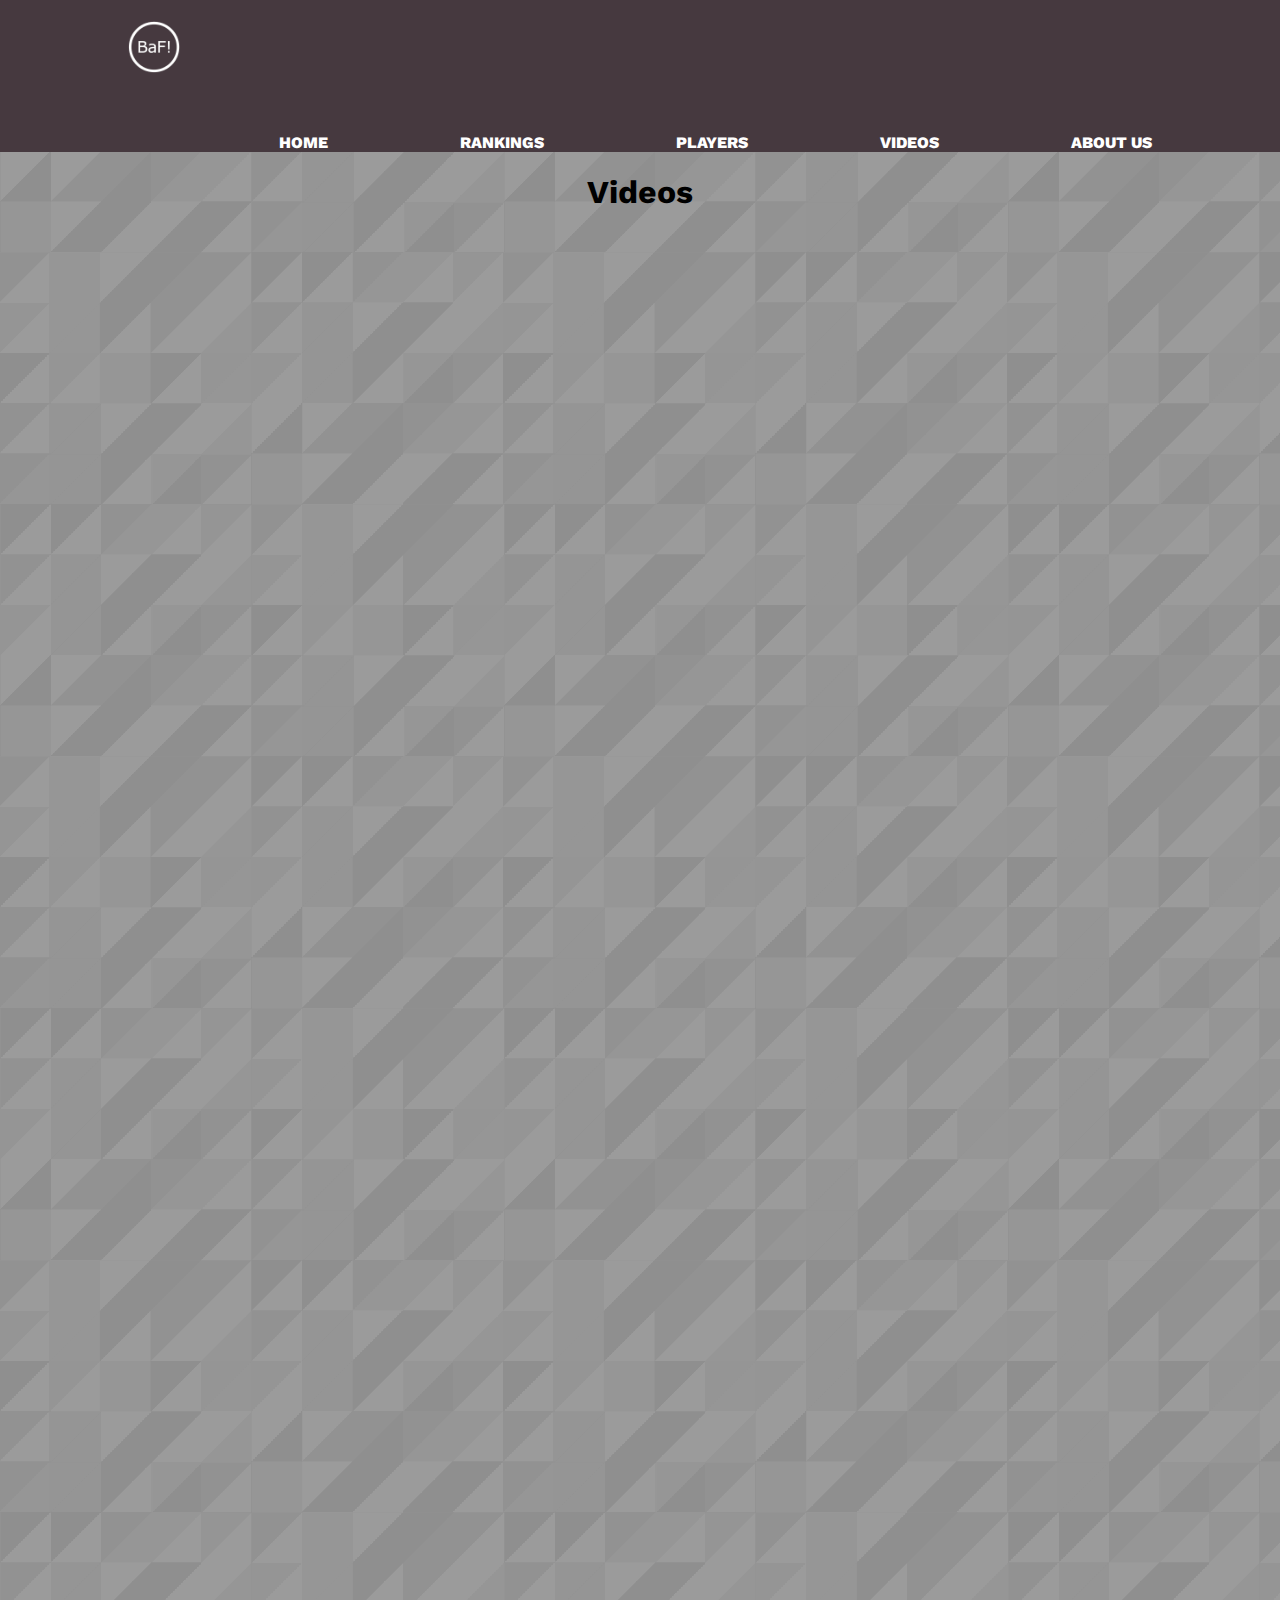
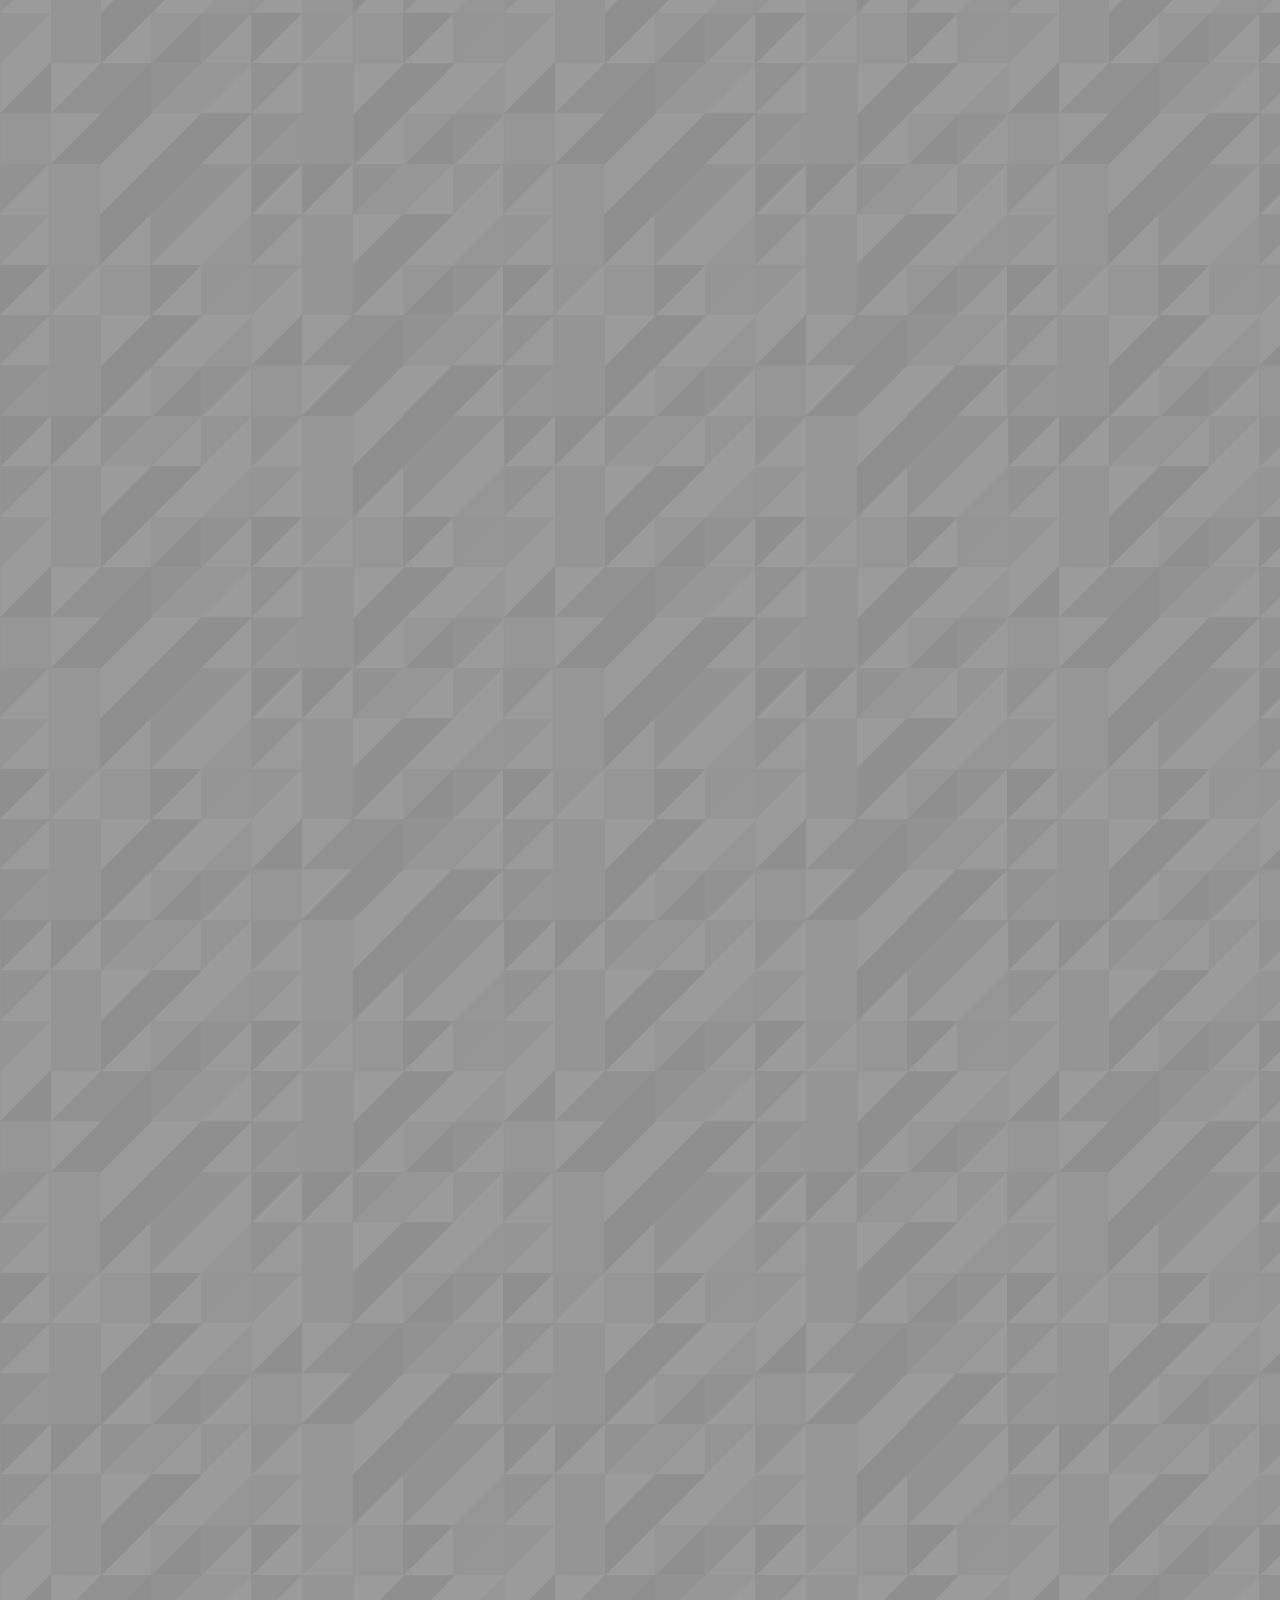
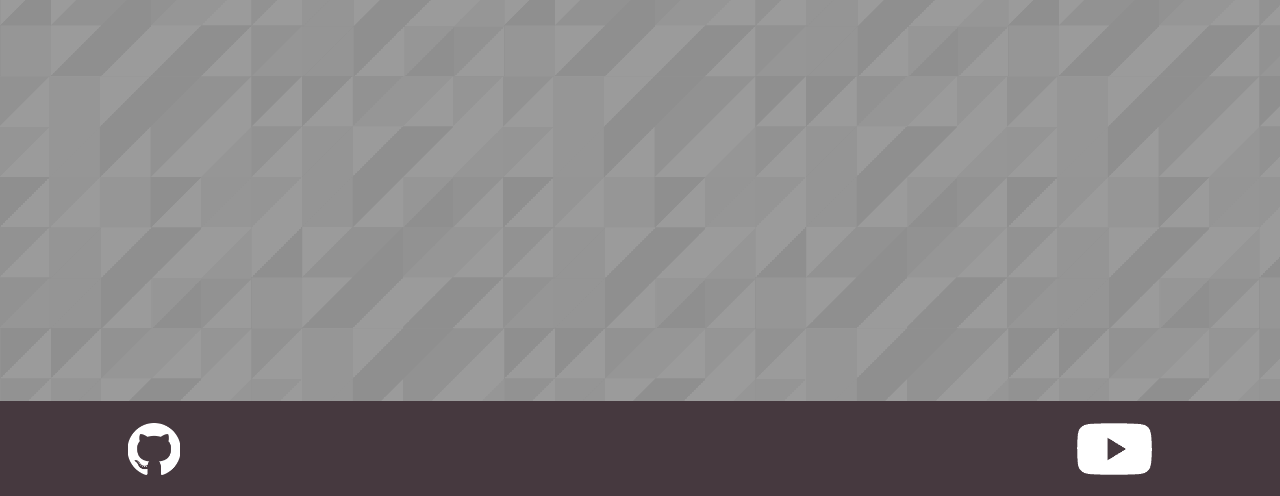
<file: videos.html>
<html lang="en">
  <head>
    <meta charset="utf-8" />
    <title>OSU BAf -Home</title>
    <link rel="stylesheet" type="text/css" href="webstyle.css">
  </head>
  <body>
    <header>
    <div class="container">
      <h1 class="logo"><a href="index.html"><img src="osubaf_b_w.png" height="52" width="52"></a></h1>

      <nav>
        <ul>
          <li><a href="index.html">Home</a></li>
          <li><a href="rankings.html">Rankings</a></li>
          <!--<li><a href="two.html">Competitions</a></li>-->
          <li><a href="players.html">Players</a></li>
          <li><a href="videos.html">Videos</a></li>
          <li><a href="about.html">About Us</a></li>
        </ul>
      </nav>
      </div>
      </header>
  
    <div class = "home_home">
    <h1  class = top>Videos</h1>

    <iframe src="https://www.youtube.com/embed/JeV04AObd2U" frameborder="0" allowfullscreen class = "video"></iframe>
    <iframe src="https://www.youtube.com/embed/vmPRNMw8m-8 " frameborder="0" allowfullscreen class = "video"></iframe>
    <iframe src="https://www.youtube.com/embed/nZ5O0ISKNcY " frameborder="0" allowfullscreen class = "video"></iframe>
    <iframe src="https://www.youtube.com/embed/PV5BtjoiQkU " frameborder="0" allowfullscreen class = "video"></iframe>
    <iframe src="https://www.youtube.com/embed/O_Qg0RVjZ-I " frameborder="0" allowfullscreen class = "video"></iframe>
    <iframe src="https://www.youtube.com/embed/ZLOn8n1qIks " frameborder="0" allowfullscreen class = "video"></iframe>
    </div>
  </div>


  <footer>
    <div class="container">
      <!--<h1 class="logo"><a href="home.html"><img src="osubaf_b_w.png" height="52" width="52"></a></h1>-->
      <h1 class="logo"><a href="https://github.com/GhostRadarZ"><img src="github.png" height="52" width="52"></a></h1>
      <h1 class="youtube"><a href="https://www.youtube.com/channel/UCjxMSumx0ano2FB1k4MtP0A"><img src="youtube.png" height="52" width="74.7"></a></h1>
      </div>
  </footer>
  </body>
</html>
</file>
<file: webstyle.css>
@import url('https://fonts.googleapis.com/css?family=Work+Sans:400,600');
body {
	margin: 0;
  background: #222;
  background-image: url(osu_triangles_g.png);
	font-family: 'Work Sans', sans-serif;
	font-weight: 800;
}

.container {
	width: 80%;
  margin: 0 auto;
}
.home_home {
  text-align: center;
}
.home_rank {
  background-image: url(osu_r.png);
  margin: 0 auto;
  text-align: center;
}
.home_players {
  background-image: url(osu_b.png);
  margin: 0 auto;
  text-align: center;
}

.video{
  position: relative;
 overflow: hidden;
 width: 60%;
 height: 60%;
 padding-bottom: 21.44px;
}

.top{
  margin-top: 0;
  padding-top: 21.44px;
}

.button {
  background-color: #4CAF50; /* Green */
  border: none;
  color: white;
  padding: 16px 32px;
  text-align: center;
  text-decoration: none;
  display: inline-block;
  font-size: 16px;
  margin: 4px 2px;
  transition-duration: 0.4s;
  cursor: pointer;
  margin-bottom: 21.44px;
  text-transform: uppercase;
}

.button2 {
  background-color: #46393f;
  color: white; 
  border: 2px solid #46393f;
}

.button2:hover {
  background-color: #695960;
  color: white;
  border: 2px solid #46393f;
}

.button3 {
  background-color: #46393f;
  color: white; 
  border: 2px solid #46393f;
}

.button3:hover {
  background-color: #695960;
  color: white;
  border: 2px solid #46393f;
}

.rank_leaderboard{
  width: 80%;
  height: auto;
  padding-bottom: 21.44px;
}

.section{
  width:100%; 
  height: 25%;
}

.pfpic{
  width:25%;
  float:left;
}

.bio{
  width:75%; 
  float:right;
}

.pfimage{
  text-align: right;
  height: 85%;
  width: auto;
}

.username{
  margin-bottom: 0px;
  margin-top: 0px;
}

.bio_text{
  margin-bottom: 0px;
  margin-top: 28px;
  text-align: left;
  padding-left: 20px;
  padding-right: 10px;
}

p{
  padding-left: 10vw;
  padding-right: 10vw;
}

h1{
  font-size: 32px;
}

header {
  background-color: #46393f;
  /*background-image: url(osu_triangles_t.png);*/
}

header::after {
  content: '';
  display: table;
  clear: both;
}


footer {
  background-color: #46393f;
  /*background-image: url(osu_triangles_t.png);*/
  text-align: justify;
}

footer::after {
  content: '';
  display: table;
  clear: both;
}



.logo {
  float: left;
  padding: 0px 0;
}

.youtube {
  float: right;
  padding: 0px 0;
}

.github {
  float: none;
  text-align: center;
  padding: 0px 0;
}


nav {
  float: right;
}

nav ul {
  margin: 0;
  padding: 0;
  list-style: none;
}

nav li {
  display: inline-block;
  margin-left: 10vw;
  padding-top: 38px;

  position: relative;
}

nav a {
  color: rgb(255, 255, 255);
  text-decoration: none;
  text-transform: uppercase;
  font-size: 16px;
}

nav a:hover {
  color: rgb(255, 255, 255);
}

nav a::before {
  content: '';
  display: block;
  height: 5px;
  background-color: rgb(255, 255, 255);

  position: absolute;
  top: 0;
  width: 0%;

  transition: all ease-in-out 250ms;
}

nav a:hover::before {
  width: 100%;
}
</file>
